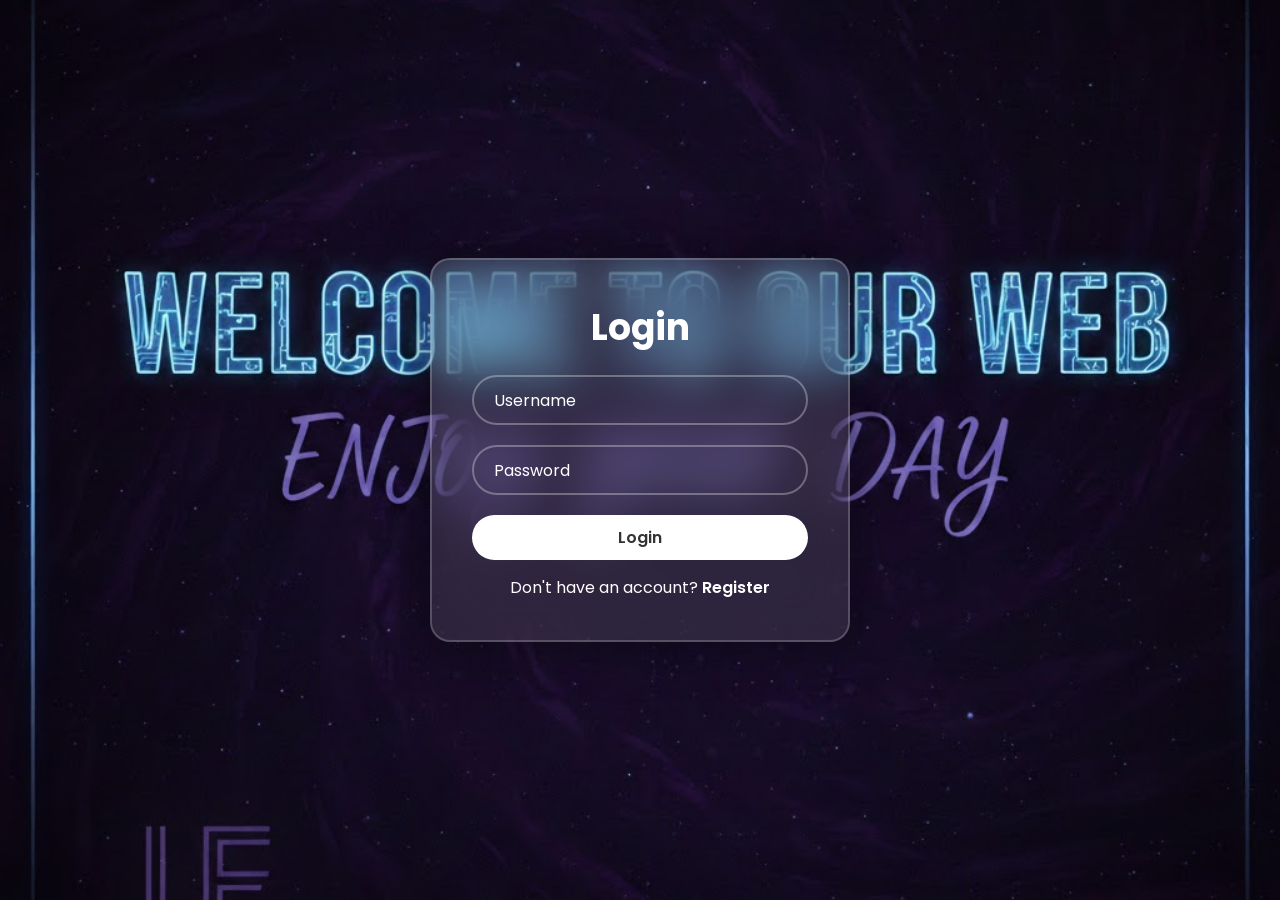
<file: Index.html>
<!DOCTYPE html>
<html lang="en">
<head>
<meta charset="UTF-8">
<meta name="viewport" content="width=device-width, initial-scale=1.0">
<title>Arabica Roleplay</title>
<link rel="stylesheet" href="style.css">
</head>
<body>

<div class="wrapper">
    <form id="loginForm">
        <h1>Login</h1>

        <div class="input-box">
            <input type="text" id="loginUsername" placeholder="Username" required>
        </div>

        <div class="input-box">
            <input type="password" id="loginPassword" placeholder="Password" required>
        </div>

        <button type="submit" class="btn">Login</button>

        <div class="register-link">
            <p>Don't have an account? 
                <a href="#" onclick="showRegister()">Register</a>
            </p>
        </div>
    </form>

    <form id="registerForm" style="display:none;">
<h1>Register</h1>

<div class="input-box">
<input type="text" id="regUsername" placeholder="Username" required>
</div>

<div class="input-box">
<input type="email" id="regEmail" placeholder="Email" required>
</div>

<div class="input-box">
<input type="number" id="regAge" placeholder="Age" required>
</div>

<div class="input-box">
<input type="password" id="regPassword" placeholder="Password" required>
</div>

<button type="submit" class="btn">Create Account</button>

<div class="register-link">
<p>Already have account? 
<a href="#" onclick="showLogin()">Login</a>
</p>
</div>
</form>
</div>

<script src="script.js"></script>
</body>
</html>
</file>
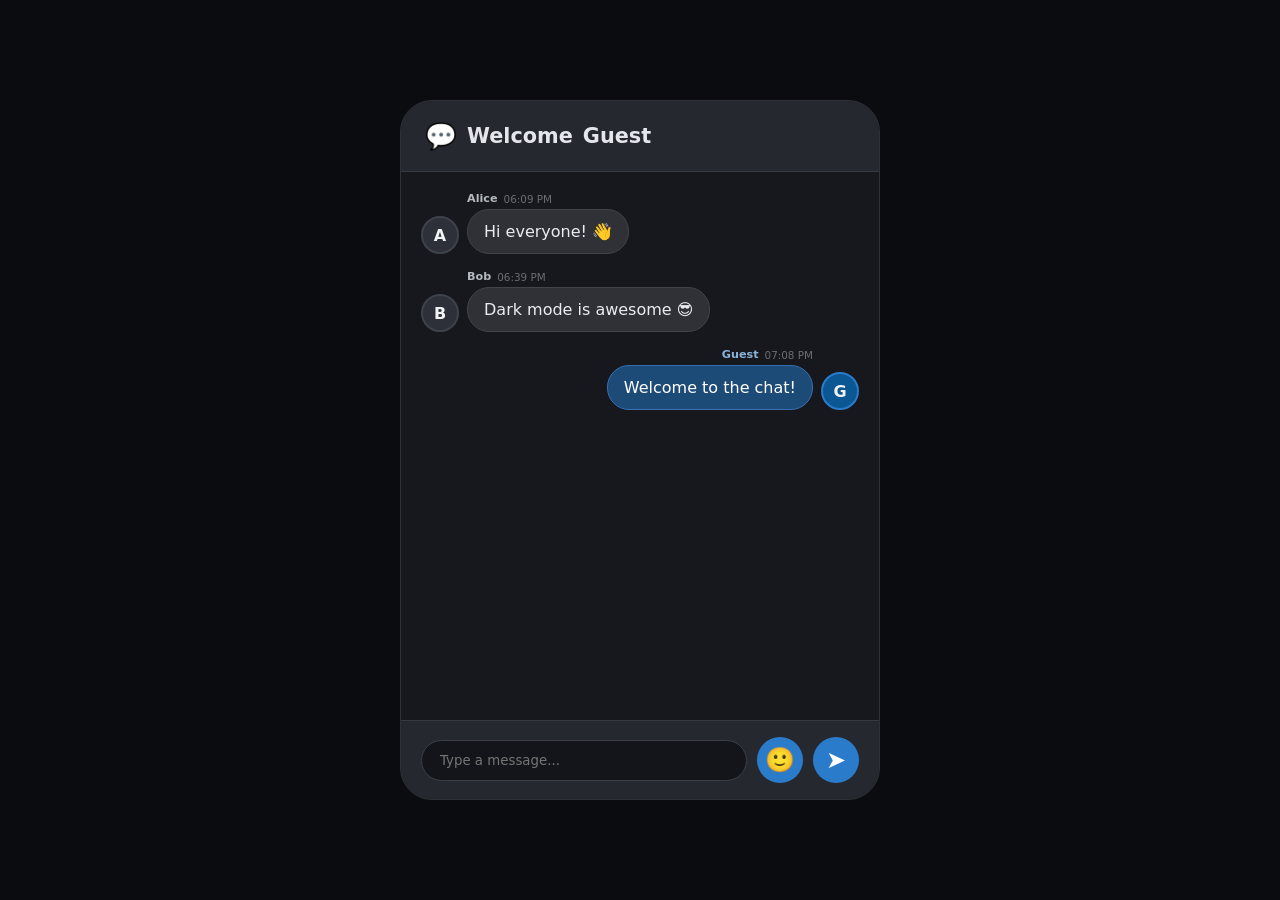
<file: chat.html>
<!DOCTYPE html>
<html lang="en">
<head>
    <meta charset="UTF-8">
    <meta name="viewport" content="width=device-width, initial-scale=1.0">
    <title>Arabica Chat (Simulated)</title>
    <style>
        /* Paste your entire dark theme CSS here (same as before) */
        * { margin:0; padding:0; box-sizing:border-box; font-family:system-ui; }
        .chat-body { background:#0a0c0f; display:flex; justify-content:center; align-items:center; min-height:100vh; padding:16px; }
        .chat-container { width:100%; max-width:480px; height:700px; background:#1e1f25; border-radius:32px; display:flex; flex-direction:column; overflow:hidden; border:1px solid #2f3136; }
        #welcomeUser { padding:20px 24px; font-size:1.3rem; font-weight:600; background:#26282f; color:#e4e6eb; border-bottom:1px solid #363a42; display:flex; align-items:center; gap:10px; }
        #welcomeUser::before { content:"💬"; font-size:1.6rem; }
        .chat-box { flex:1; padding:20px; overflow-y:auto; display:flex; flex-direction:column; gap:16px; background:#17181d; }
        .message-row { display:flex; align-items:flex-end; gap:8px; max-width:100%; }
        .message-row.own { flex-direction:row-reverse; }
        .avatar { width:38px; height:38px; border-radius:50%; background:#2d3038; display:flex; align-items:center; justify-content:center; font-weight:600; color:#f0f2f5; border:2px solid #3e424b; }
        .own .avatar { background:#0b5793; border-color:#2b7bcb; }
        .bubble-wrapper { max-width:70%; display:flex; flex-direction:column; }
        .bubble { padding:12px 16px; border-radius:22px; background:#2f3136; color:#e9edf2; border:1px solid #40444b; }
        .own .bubble { background:#1d4b77; border-color:#3670b3; color:white; }
        .meta { display:flex; align-items:center; gap:6px; font-size:0.7rem; margin-bottom:4px; color:#8e929b; }
        .own .meta { justify-content:flex-end; }
        .sender-name { font-weight:600; color:#b5bac1; }
        .own .sender-name { color:#8cb3d9; }
        .timestamp { font-size:0.65rem; opacity:0.7; }
        .chat-input { background:#26282f; padding:16px 20px; display:flex; gap:10px; align-items:center; border-top:1px solid #363a42; position:relative; }
        .chat-input input { flex:1; background:#13151a; border:1px solid #3a3f4a; border-radius:30px; padding:12px 18px; color:#f0f2f5; outline:none; }
        .chat-input input:focus { border-color:#2b7bcb; }
        .chat-input button { background:#2b7bcb; border:none; color:white; width:46px; height:46px; border-radius:50%; font-size:1.5rem; cursor:pointer; }
        .emoji-picker { display:none; position:absolute; bottom:80px; right:20px; background:#2a2d36; border-radius:24px; padding:14px; width:280px; max-height:260px; overflow-y:auto; grid-template-columns:repeat(6,1fr); gap:8px; z-index:10; }
        .emoji-picker.show { display:grid; }
        .emoji-picker span { font-size:1.7rem; cursor:pointer; text-align:center; }
    </style>
</head>
<body class="chat-body">
    <div class="chat-container">
        <h2 id="welcomeUser">Welcome <span id="userName">Guest</span></h2>
        <div class="chat-box" id="chatBox"></div>
        <div class="chat-input">
            <input type="text" id="messageInput" placeholder="Type a message..." />
            <button onclick="toggleEmoji()">🙂</button>
            <button onclick="sendMessage()">➤</button>
            <div class="emoji-picker" id="emojiBox"></div>
        </div>
    </div>

    <script>
        // ---------- Get logged user from localStorage (set at login) ----------
        let currentUser = localStorage.getItem("loggedUser") || "Guest";
        document.getElementById("userName").innerText = currentUser;

        // ---------- Emoji list (same as before) ----------
        const emojiList = ['😀','😃','😄','😁','😆','😅','😂','🤣','😊','😇','🙂','😉','😍','😘','😜','🤪','😎','🤩','🥳','😏','😒','😞','😢','😭','😤','😡','🤬','😱','😴','🤤','🤔','👍','👎','👏','🙌','🙏','💪','🔥','💯','❤️','🧡','💛','💚','💙','💜','🖤','🤍','💔','⭐','✨','⚡','🎉','🎮','🚗','🏆','⚽','🍔','🍕','🍟','🥤'];
        const emojiBox = document.getElementById('emojiBox');
        emojiList.forEach(emoji => {
            const span = document.createElement('span');
            span.textContent = emoji;
            span.onclick = () => {
                document.getElementById('messageInput').value += emoji;
                document.getElementById('messageInput').focus();
            };
            emojiBox.appendChild(span);
        });

        window.toggleEmoji = () => emojiBox.classList.toggle('show');
        document.addEventListener('click', (e) => {
            if (!emojiBox.contains(e.target) && !e.target.matches('button[onclick="toggleEmoji()"]')) {
                emojiBox.classList.remove('show');
            }
        });

        // ---------- Chat functions ----------
        const chatBox = document.getElementById('chatBox');
        const messageInput = document.getElementById('messageInput');

        function formatTime(date = new Date()) {
            return date.toLocaleTimeString([], { hour: '2-digit', minute: '2-digit' });
        }

        function addMessage(sender, text, time = new Date()) {
            const row = document.createElement('div');
            row.className = 'message-row' + (sender === currentUser ? ' own' : '');

            const avatar = document.createElement('div');
            avatar.className = 'avatar';
            avatar.textContent = sender.charAt(0).toUpperCase();

            const wrapper = document.createElement('div');
            wrapper.className = 'bubble-wrapper';

            const meta = document.createElement('div');
            meta.className = 'meta';
            const nameSpan = document.createElement('span');
            nameSpan.className = 'sender-name';
            nameSpan.textContent = sender;
            const timeSpan = document.createElement('span');
            timeSpan.className = 'timestamp';
            timeSpan.textContent = formatTime(time);
            meta.appendChild(nameSpan);
            meta.appendChild(timeSpan);

            const bubble = document.createElement('div');
            bubble.className = 'bubble';
            bubble.textContent = text;

            wrapper.appendChild(meta);
            wrapper.appendChild(bubble);
            row.appendChild(avatar);
            row.appendChild(wrapper);
            chatBox.appendChild(row);
            chatBox.scrollTop = chatBox.scrollHeight;
        }

        window.sendMessage = function() {
            const text = messageInput.value.trim();
            if (text === '') return;
            addMessage(currentUser, text);
            messageInput.value = '';

            // Simulate a reply from another user after a delay
            setTimeout(() => {
                const otherUsers = ['Alice', 'Bob', 'Charlie'];
                const randomUser = otherUsers[Math.floor(Math.random() * otherUsers.length)];
                const replies = ['Nice!', '👍', 'Hello', '😄', 'Cool', 'I agree'];
                const randomReply = replies[Math.floor(Math.random() * replies.length)];
                addMessage(randomUser, randomReply);
            }, 1500);
        };

        messageInput.addEventListener('keypress', (e) => {
            if (e.key === 'Enter') sendMessage();
        });

        // Load some initial dummy messages
        addMessage('Alice', 'Hi everyone! 👋', new Date(Date.now() - 3600000));
        addMessage('Bob', 'Dark mode is awesome 😎', new Date(Date.now() - 1800000));
        addMessage(currentUser, 'Welcome to the chat!', new Date(Date.now() - 60000));
    </script>
</body>
</html>
</file>
<file: style.css>
@import url('https://fonts.googleapis.com/css2?family=Poppins:wght@300;400;500;600&display=swap');

*{
margin:0;
padding:0;
box-sizing:border-box;
font-family:'Poppins',sans-serif;
}

/* ===== LOGIN + REGISTER ===== */

body{
display:flex;
justify-content:center;
align-items:center;
min-height:100vh;
background:url("background.png") no-repeat;
background-size:cover;
background-position:center;
}

.wrapper{
width:420px;
background:rgba(255,255,255,0.1);
border:2px solid rgba(255,255,255,0.2);
backdrop-filter:blur(25px);
box-shadow:0 0 50px rgba(0,0,0,0.5);
color:#fff;
border-radius:20px;
padding:40px;
text-align:center;
}

.wrapper h1{
font-size:36px;
}

.input-box{
width:100%;
height:50px;
margin:20px 0;
}

.input-box input{
width:100%;
height:100%;
background:transparent;
border:2px solid rgba(255,255,255,0.3);
outline:none;
border-radius:40px;
font-size:16px;
color:#fff;
padding:20px;
}

.input-box input::placeholder{
color:#fff;
}

.btn{
width:100%;
height:45px;
background:#fff;
border:none;
border-radius:40px;
cursor:pointer;
font-size:16px;
color:#333;
font-weight:600;
}

.register-link{
margin-top:15px;
}

.register-link a{
color:#fff;
text-decoration:none;
font-weight:600;
}

/* ===== DISCORD STYLE CHAT ===== */

.chat-body{
display:flex;
justify-content:center;
align-items:center;
height:100vh;
background:#1e1f22;
}

.chat-container{
width:650px;
height:500px;
background:#2b2d31;
border-radius:15px;
display:flex;
flex-direction:column;
overflow:hidden;
box-shadow:0 0 40px rgba(0,0,0,0.6);
}

/* HEADER */
.chat-container h2{
background:#232428;
padding:15px;
margin:0;
font-size:18px;
border-bottom:1px solid #1e1f22;
}

/* CHAT AREA */
.chat-box{
flex:1;
padding:15px;
overflow-y:auto;
display:flex;
flex-direction:column;
gap:10px;
}

/* MESSAGE BUBBLE */
.chat-box div{
background:#313338;
padding:10px 15px;
border-radius:10px;
color:#dcddde;
font-size:14px;
max-width:80%;
}

/* INPUT AREA */
.chat-input{
display:flex;
align-items:center;
padding:10px;
background:#383a40;
gap:10px;
position:relative;
}

.chat-input input{
flex:1;
background:#404249;
border:none;
outline:none;
padding:10px;
border-radius:8px;
color:white;
}

.chat-input button{
background:#5865f2;
border:none;
color:white;
padding:8px 12px;
border-radius:6px;
cursor:pointer;
}

/* EMOJI PICKER */
.emoji-picker{
display:none;
position:absolute;
bottom:60px;
background:#2b2d31;
padding:10px;
border-radius:10px;
width:250px;
max-height:150px;
overflow-y:auto;
}

.emoji-picker span{
cursor:pointer;
font-size:20px;
padding:5px;
display:inline-block;
}

.chat-box div{
animation:fade 0.2s ease;
}

@keyframes fade{
from{opacity:0;transform:translateY(10px);}
to{opacity:1;transform:translateY(0);}
}
</file>
